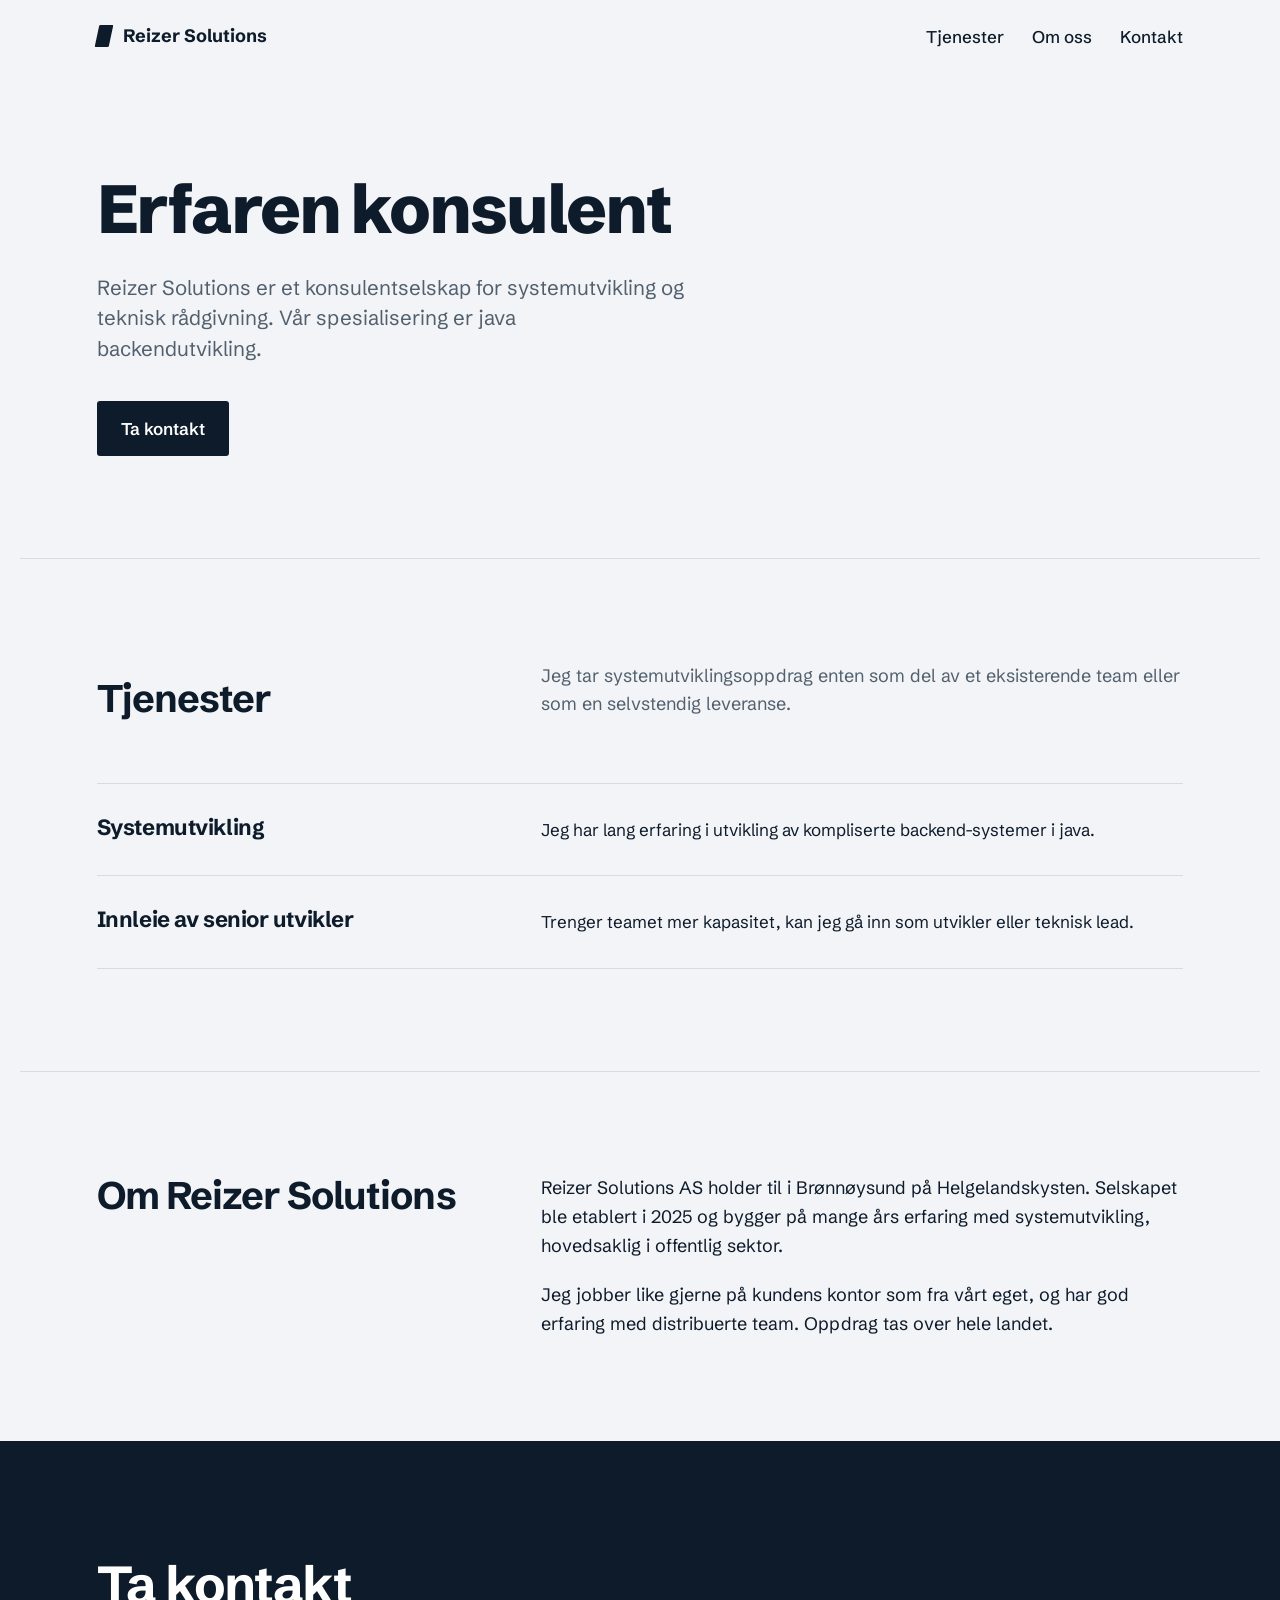
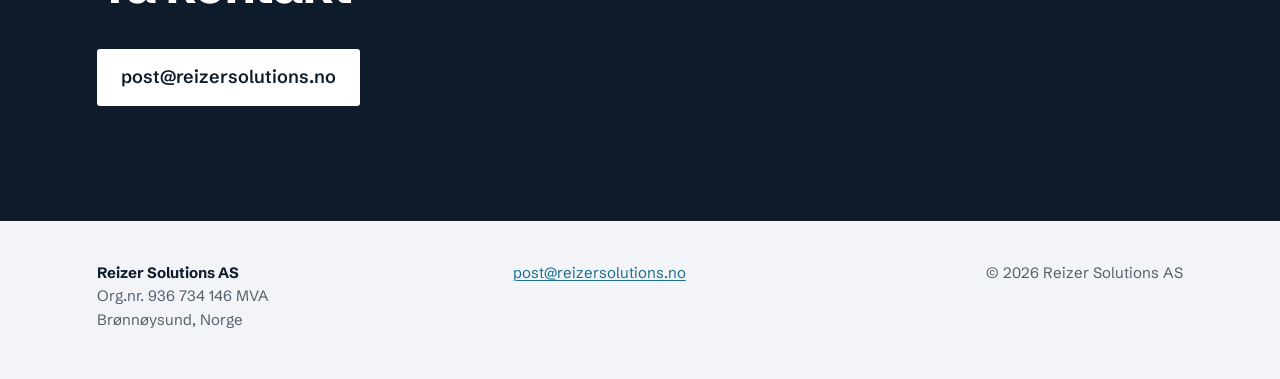
<file: index.html>
<!doctype html>
<html lang="nb">
<head>
  <meta charset="utf-8">
  <meta name="viewport" content="width=device-width, initial-scale=1">
  <title>Reizer Solutions AS – systemutvikling og IT-rådgivning</title>
  <meta name="description" content="Reizer Solutions AS leverer systemutvikling, arkitektur og teknisk rådgivning til norske virksomheter. Senior kompetanse fra Brønnøysund, tilgjengelig i hele landet.">
  <link rel="icon" href="favicon.svg" type="image/svg+xml">
  <link rel="canonical" href="https://reizersolutions.no/">
  <meta property="og:title" content="Reizer Solutions AS">
  <meta property="og:description" content="Systemutvikling, arkitektur og teknisk rådgivning for norske virksomheter.">
  <meta property="og:type" content="website">
  <meta property="og:url" content="https://reizersolutions.no/">
  <meta property="og:locale" content="nb_NO">
  <link rel="preconnect" href="https://fonts.googleapis.com">
  <link rel="preconnect" href="https://fonts.gstatic.com" crossorigin>
  <link href="https://fonts.googleapis.com/css2?family=Schibsted+Grotesk:ital,wght@0,400;0,500;0,700;0,800;1,400&display=swap" rel="stylesheet">
  <link rel="stylesheet" href="assets/styles.css">
  <script type="application/ld+json">
  {
    "@context": "https://schema.org",
    "@type": "ProfessionalService",
    "name": "Reizer Solutions AS",
    "url": "https://reizersolutions.no/",
    "vatID": "NO936734146MVA",
    "taxID": "936734146",
    "foundingDate": "2025-11-02",
    "address": {
      "@type": "PostalAddress",
      "addressLocality": "Brønnøysund",
      "postalCode": "8907",
      "addressCountry": "NO"
    },
    "areaServed": "NO",
    "description": "Systemutvikling, arkitektur og teknisk rådgivning for norske virksomheter."
  }
  </script>
</head>
<body>
  <a class="skip" href="#innhold">Hopp til innhold</a>

  <header class="topbar">
    <a class="brand" href="#" aria-label="Reizer Solutions, til toppen">
      <span class="brand-mark" aria-hidden="true"></span>
      <span class="brand-name">Reizer Solutions</span>
    </a>
    <nav aria-label="Hovedmeny">
      <a href="#tjenester">Tjenester</a>
      <a href="#om">Om oss</a>
      <a href="#kontakt">Kontakt</a>
    </nav>
  </header>

  <main id="innhold">

    <section class="hero">
      <div class="hero-text">
        <h1>Erfaren konsulent</h1>
        <p class="lead">Reizer Solutions er et konsulentselskap for systemutvikling og teknisk rådgivning. Vår spesialisering er java backendutvikling.</p>
        <div class="hero-actions">
          <a class="button" href="#kontakt">Ta kontakt</a>
        </div>
      </div>
    </section>

    <section class="section" id="tjenester">
      <div class="section-head">
        <h2>Tjenester</h2>
        <p>Jeg tar systemutviklingsoppdrag enten som del av et eksisterende team eller som en selvstendig leveranse.</p>
      </div>

      <div class="services">
        <article class="service">
          <h3>Systemutvikling</h3>
          <p>Jeg har lang erfaring i utvikling av kompliserte backend-systemer i java.</p>
        </article>
        <article class="service">
          <h3>Innleie av senior utvikler</h3>
          <p>Trenger teamet mer kapasitet, kan jeg gå inn som utvikler eller teknisk lead.</p>
        </article>
      </div>
    </section>

    <section class="section" id="om">
      <div class="about">
        <h2>Om Reizer Solutions</h2>
        <div class="about-text">
          <p>Reizer Solutions AS holder til i Brønnøysund på Helgelandskysten. Selskapet ble etablert i 2025 og bygger på mange års erfaring med systemutvikling, hovedsaklig i offentlig sektor.</p>
          <p>Jeg jobber like gjerne på kundens kontor som fra vårt eget, og har god erfaring med distribuerte team. Oppdrag tas over hele landet.</p>
        </div>
      </div>
    </section>

    <section class="contact" id="kontakt">
      <div class="contact-inner">
        <h2>Ta kontakt</h2>
        <a class="button button-light" href="mailto:post@reizersolutions.no">post@reizersolutions.no</a>
      </div>
    </section>

  </main>

  <footer class="footer">
    <div>
      <strong>Reizer Solutions AS</strong><br>
      Org.nr. 936 734 146 MVA<br>
      Brønnøysund, Norge
    </div>
    <div class="footer-links">
      <a href="mailto:post@reizersolutions.no">post@reizersolutions.no</a>
    </div>
    <div class="footer-meta">© <span id="year">2026</span> Reizer Solutions AS</div>
  </footer>

  <script>
    document.getElementById('year').textContent = new Date().getFullYear();
  </script>
</body>
</html>
</file>
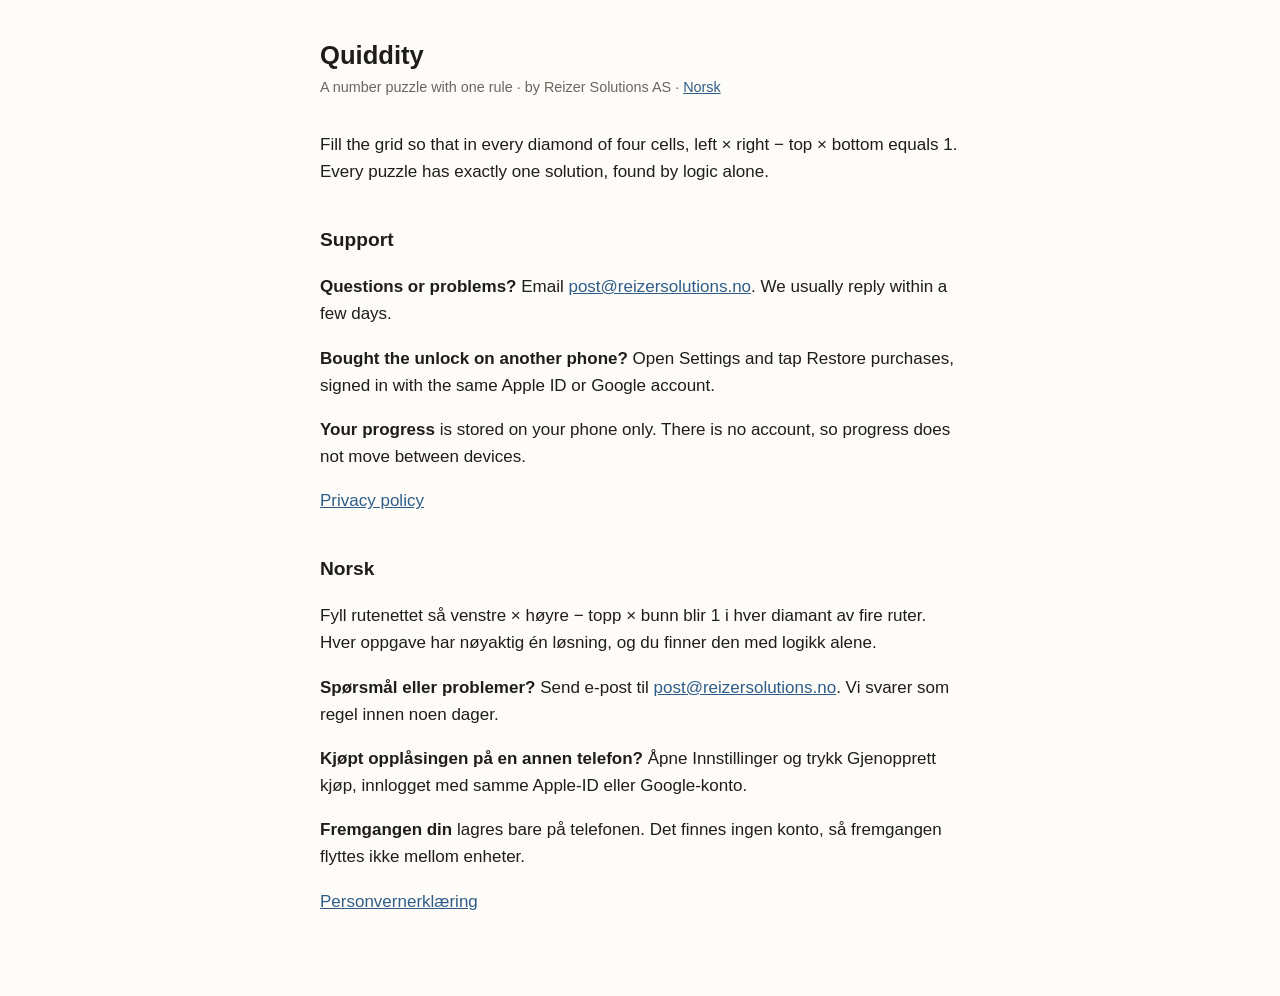
<file: quiddity/index.html>
<!doctype html>
<html lang="en">
<head>
<meta charset="utf-8">
<meta name="viewport" content="width=device-width, initial-scale=1">
<title>Quiddity support</title>
<style>
  :root { color-scheme: light dark; --bg: #fdfcf8; --fg: #1f1d1a; --muted: #6b665e; --link: #2f5d8a; }
  @media (prefers-color-scheme: dark) { :root { --bg: #17161a; --fg: #e9e6df; --muted: #a39e94; --link: #8db8e3; } }
  body { margin: 0; background: var(--bg); color: var(--fg);
    font: 17px/1.6 -apple-system, BlinkMacSystemFont, "Segoe UI", Roboto, sans-serif; }
  main { max-width: 40rem; margin: 0 auto; padding: 2.5rem 16px 4rem; }
  h1 { font-size: 1.6rem; line-height: 1.25; margin: 0 0 .25rem; }
  h2 { font-size: 1.2rem; margin: 2.5rem 0 .5rem; }
  .meta { color: var(--muted); font-size: .9rem; margin: 0 0 2rem; }
  a { color: var(--link); }
</style>
</head>
<body>
<main>
  <h1>Quiddity</h1>
  <p class="meta">A number puzzle with one rule · by Reizer Solutions AS · <a href="#nb" hreflang="nb">Norsk</a></p>
  <p>Fill the grid so that in every diamond of four cells, left × right − top × bottom equals 1. Every puzzle has exactly one solution, found by logic alone.</p>
  <h2>Support</h2>
  <p><strong>Questions or problems?</strong> Email <a href="mailto:post@reizersolutions.no">post@reizersolutions.no</a>. We usually reply within a few days.</p>
  <p><strong>Bought the unlock on another phone?</strong> Open Settings and tap Restore purchases, signed in with the same Apple ID or Google account.</p>
  <p><strong>Your progress</strong> is stored on your phone only. There is no account, so progress does not move between devices.</p>
  <p><a href="privacy_policy_en.html">Privacy policy</a></p>

  <h2 id="nb" lang="nb">Norsk</h2>
  <div lang="nb">
  <p>Fyll rutenettet så venstre × høyre − topp × bunn blir 1 i hver diamant av fire ruter. Hver oppgave har nøyaktig én løsning, og du finner den med logikk alene.</p>
  <p><strong>Spørsmål eller problemer?</strong> Send e-post til <a href="mailto:post@reizersolutions.no">post@reizersolutions.no</a>. Vi svarer som regel innen noen dager.</p>
  <p><strong>Kjøpt opplåsingen på en annen telefon?</strong> Åpne Innstillinger og trykk Gjenopprett kjøp, innlogget med samme Apple-ID eller Google-konto.</p>
  <p><strong>Fremgangen din</strong> lagres bare på telefonen. Det finnes ingen konto, så fremgangen flyttes ikke mellom enheter.</p>
  <p><a href="privacy_policy_nb.html">Personvernerklæring</a></p>
  </div>
</main>
</body>
</html>
</file>
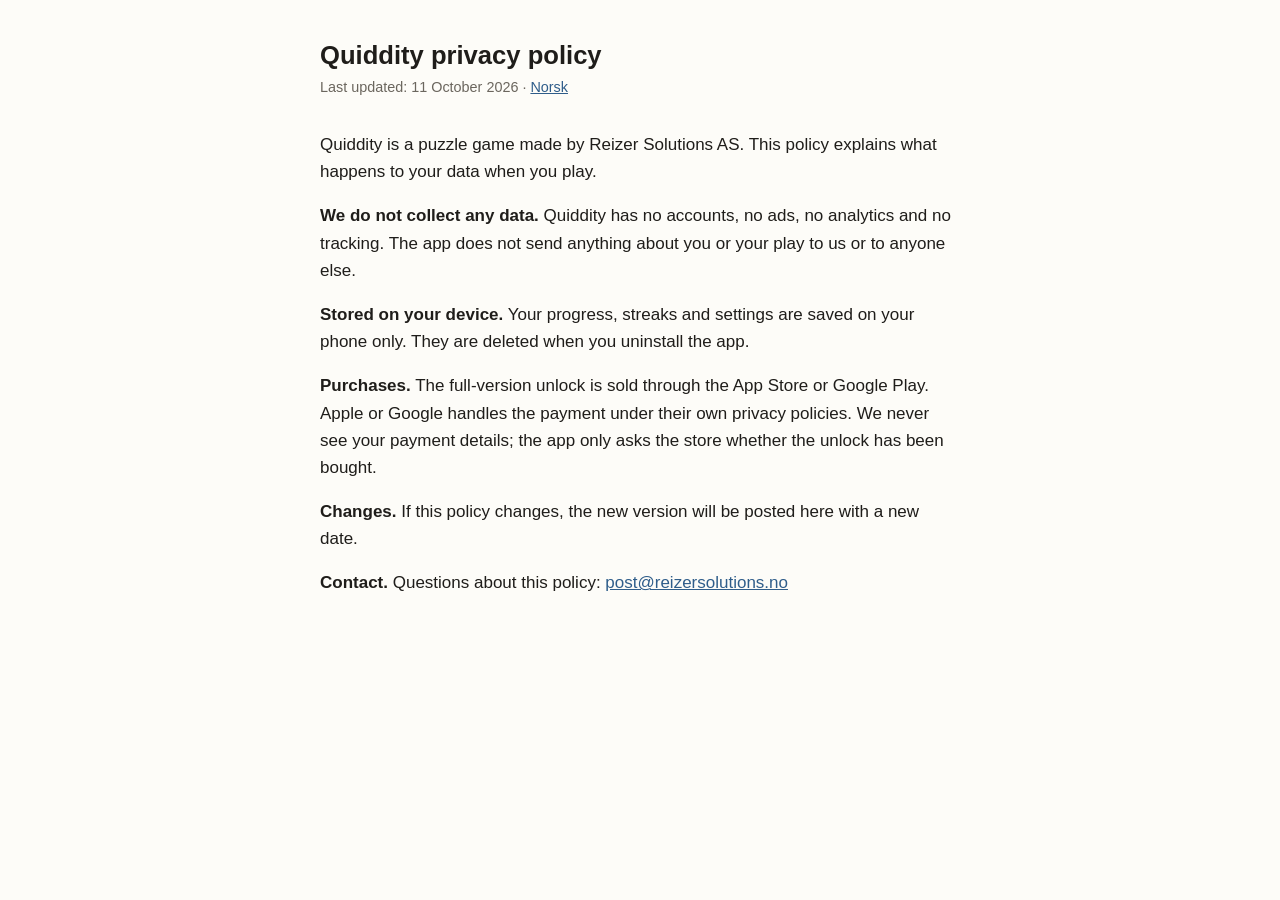
<file: quiddity/privacy_policy_en.html>
<!doctype html>
<html lang="en">
<head>
<meta charset="utf-8">
<meta name="viewport" content="width=device-width, initial-scale=1">
<title>Quiddity privacy policy</title>
<style>
  :root { color-scheme: light dark; --bg: #fdfcf8; --fg: #1f1d1a; --muted: #6b665e; --link: #2f5d8a; }
  @media (prefers-color-scheme: dark) { :root { --bg: #17161a; --fg: #e9e6df; --muted: #a39e94; --link: #8db8e3; } }
  body { margin: 0; background: var(--bg); color: var(--fg);
    font: 17px/1.6 -apple-system, BlinkMacSystemFont, "Segoe UI", Roboto, sans-serif; }
  main { max-width: 40rem; margin: 0 auto; padding: 2.5rem 16px 4rem; }
  h1 { font-size: 1.6rem; line-height: 1.25; margin: 0 0 .25rem; }
  .meta { color: var(--muted); font-size: .9rem; margin: 0 0 2rem; }
  a { color: var(--link); }
</style>
</head>
<body>
<main>
  <h1>Quiddity privacy policy</h1>
  <p class="meta">Last updated: 11 October 2026 · <a href="privacy_policy_nb.html" hreflang="nb">Norsk</a></p>
  <p>Quiddity is a puzzle game made by Reizer Solutions AS. This policy explains what happens to your data when you play.</p>
  <p><strong>We do not collect any data.</strong> Quiddity has no accounts, no ads, no analytics and no tracking. The app does not send anything about you or your play to us or to anyone else.</p>
  <p><strong>Stored on your device.</strong> Your progress, streaks and settings are saved on your phone only. They are deleted when you uninstall the app.</p>
  <p><strong>Purchases.</strong> The full-version unlock is sold through the App Store or Google Play. Apple or Google handles the payment under their own privacy policies. We never see your payment details; the app only asks the store whether the unlock has been bought.</p>
  <p><strong>Changes.</strong> If this policy changes, the new version will be posted here with a new date.</p>
  <p><strong>Contact.</strong> Questions about this policy: <a href="mailto:post@reizersolutions.no">post@reizersolutions.no</a></p>
</main>
</body>
</html>
</file>
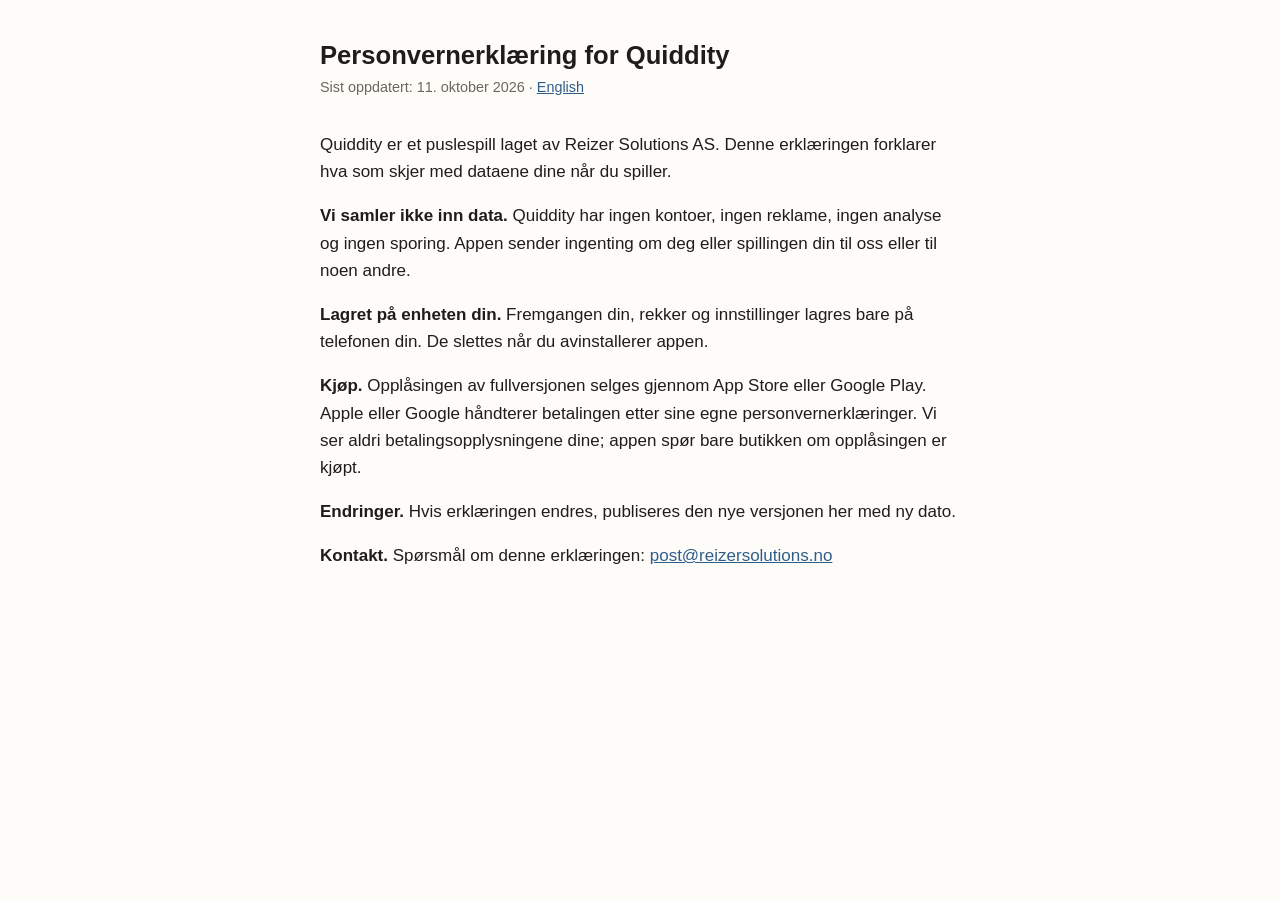
<file: quiddity/privacy_policy_nb.html>
<!doctype html>
<html lang="nb">
<head>
<meta charset="utf-8">
<meta name="viewport" content="width=device-width, initial-scale=1">
<title>Personvernerklæring for Quiddity</title>
<style>
  :root { color-scheme: light dark; --bg: #fdfcf8; --fg: #1f1d1a; --muted: #6b665e; --link: #2f5d8a; }
  @media (prefers-color-scheme: dark) { :root { --bg: #17161a; --fg: #e9e6df; --muted: #a39e94; --link: #8db8e3; } }
  body { margin: 0; background: var(--bg); color: var(--fg);
    font: 17px/1.6 -apple-system, BlinkMacSystemFont, "Segoe UI", Roboto, sans-serif; }
  main { max-width: 40rem; margin: 0 auto; padding: 2.5rem 16px 4rem; }
  h1 { font-size: 1.6rem; line-height: 1.25; margin: 0 0 .25rem; }
  .meta { color: var(--muted); font-size: .9rem; margin: 0 0 2rem; }
  a { color: var(--link); }
</style>
</head>
<body>
<main>
  <h1>Personvernerklæring for Quiddity</h1>
  <p class="meta">Sist oppdatert: 11. oktober 2026 · <a href="privacy_policy_en.html" hreflang="en">English</a></p>
  <p>Quiddity er et puslespill laget av Reizer Solutions AS. Denne erklæringen forklarer hva som skjer med dataene dine når du spiller.</p>
  <p><strong>Vi samler ikke inn data.</strong> Quiddity har ingen kontoer, ingen reklame, ingen analyse og ingen sporing. Appen sender ingenting om deg eller spillingen din til oss eller til noen andre.</p>
  <p><strong>Lagret på enheten din.</strong> Fremgangen din, rekker og innstillinger lagres bare på telefonen din. De slettes når du avinstallerer appen.</p>
  <p><strong>Kjøp.</strong> Opplåsingen av fullversjonen selges gjennom App Store eller Google Play. Apple eller Google håndterer betalingen etter sine egne personvernerklæringer. Vi ser aldri betalingsopplysningene dine; appen spør bare butikken om opplåsingen er kjøpt.</p>
  <p><strong>Endringer.</strong> Hvis erklæringen endres, publiseres den nye versjonen her med ny dato.</p>
  <p><strong>Kontakt.</strong> Spørsmål om denne erklæringen: <a href="mailto:post@reizersolutions.no">post@reizersolutions.no</a></p>
</main>
</body>
</html>
</file>
<file: assets/styles.css>
/* Reizer Solutions AS — stilark */

:root {
  --bg: #f2f4f7;
  --surface: #ffffff;
  --ink: #0e1b2b;
  --ink-soft: #52606e;
  --line: #d5dce3;
  --accent: #1c6e8c;
  --accent-ink: #145268;
  --panel: #0e1b2b;
  --panel-text: #e6ecf2;
  --panel-muted: #9fb0c0;

  --font: "Schibsted Grotesk", "Helvetica Neue", Arial, sans-serif;
  --measure: 62ch;
  --gutter: clamp(20px, 6vw, 96px);
  --max: 1240px;
}

* { box-sizing: border-box; }

html {
  scroll-behavior: smooth;
  -webkit-text-size-adjust: 100%;
}

@media (prefers-reduced-motion: reduce) {
  html { scroll-behavior: auto; }
}

body {
  margin: 0;
  background: var(--bg);
  color: var(--ink);
  font-family: var(--font);
  font-size: 1.0625rem;
  line-height: 1.6;
  font-feature-settings: "kern", "liga";
  text-rendering: optimizeLegibility;
}

h1, h2, h3 { margin: 0; line-height: 1.1; font-weight: 700; letter-spacing: -0.015em; }
p { margin: 0; }
a { color: var(--accent); text-decoration-thickness: 1px; text-underline-offset: 0.15em; }
a:hover { color: var(--accent-ink); }
a:focus-visible, button:focus-visible {
  outline: 3px solid var(--accent);
  outline-offset: 3px;
  border-radius: 2px;
}

.skip {
  position: absolute;
  left: 8px;
  top: -60px;
  padding: 8px 12px;
  background: var(--ink);
  color: #fff;
  z-index: 10;
}
.skip:focus { top: 8px; }

/* Topp */

.topbar {
  display: flex;
  align-items: center;
  justify-content: space-between;
  gap: 24px;
  padding: 22px var(--gutter);
  max-width: var(--max);
  margin: 0 auto;
}

.brand {
  display: inline-flex;
  align-items: center;
  gap: 12px;
  color: var(--ink);
  text-decoration: none;
  font-weight: 700;
  font-size: 1.125rem;
}
.brand-mark {
  width: 14px;
  height: 22px;
  background: var(--ink);
  border-radius: 1px;
  transform: skewX(-12deg);
}

.topbar nav { display: flex; gap: 28px; }
.topbar nav a {
  color: var(--ink);
  text-decoration: none;
  font-weight: 500;
}
.topbar nav a:hover { text-decoration: underline; }

/* Hero */

.hero {
  max-width: var(--max);
  margin: 0 auto;
  padding: clamp(40px, 8vw, 112px) var(--gutter) clamp(56px, 8vw, 112px);
  display: grid;
  grid-template-columns: minmax(0, 7fr) minmax(300px, 5fr);
  gap: clamp(32px, 6vw, 96px);
  align-items: start;
}

.hero h1 {
  font-size: clamp(2.25rem, 5.4vw, 4.25rem);
  font-weight: 800;
  letter-spacing: -0.03em;
  line-height: 1.02;
  max-width: 16ch;
}

.lead {
  margin-top: 28px;
  font-size: clamp(1.125rem, 1.6vw, 1.3125rem);
  line-height: 1.5;
  color: var(--ink-soft);
  max-width: 52ch;
}

.hero-actions {
  margin-top: 36px;
  display: flex;
  flex-wrap: wrap;
  align-items: center;
  gap: 16px 28px;
}

.button {
  display: inline-block;
  padding: 14px 24px;
  background: var(--ink);
  color: #fff;
  text-decoration: none;
  font-weight: 600;
  border-radius: 3px;
  transition: background-color 120ms ease;
}
.button:hover { background: var(--accent-ink); color: #fff; }
.button-light { background: #fff; color: var(--ink); }
.button-light:hover { background: var(--panel-text); color: var(--ink); }

.textlink { font-weight: 500; }

/* Foretaksopplysninger */

.register {
  background: var(--surface);
  border: 1px solid var(--line);
  border-top: 3px solid var(--ink);
  padding: 24px 28px 20px;
  font-size: 0.9375rem;
  line-height: 1.45;
}
.register h2 {
  font-size: 0.9375rem;
  font-weight: 700;
  letter-spacing: 0;
  padding-bottom: 14px;
  border-bottom: 1px solid var(--line);
}
.register dl { margin: 0; }
.register dl > div {
  display: grid;
  grid-template-columns: 1fr;
  gap: 2px;
  padding: 10px 0;
  border-bottom: 1px solid var(--line);
}
.register dl > div:last-child { border-bottom: 0; }
.register dt { color: var(--ink-soft); font-size: 0.8125rem; }
.register dd { margin: 0; font-weight: 500; font-size: 1rem; }
.register-source {
  margin-top: 12px;
  padding-top: 12px;
  border-top: 1px solid var(--line);
  font-size: 0.8125rem;
  color: var(--ink-soft);
}

/* Seksjoner */

.section {
  max-width: var(--max);
  margin: 0 auto;
  padding: clamp(56px, 8vw, 112px) var(--gutter);
  border-top: 1px solid var(--line);
}
.section-tight { padding-top: clamp(48px, 6vw, 88px); padding-bottom: clamp(48px, 6vw, 88px); }

.section-head {
  display: grid;
  grid-template-columns: minmax(0, 4fr) minmax(0, 7fr);
  gap: 24px clamp(32px, 6vw, 96px);
  margin-bottom: clamp(36px, 5vw, 64px);
  align-items: end;
}
.section-head h2 {
  font-size: clamp(1.75rem, 3vw, 2.5rem);
  letter-spacing: -0.025em;
}
.section-head p {
  color: var(--ink-soft);
  max-width: var(--measure);
  font-size: 1.125rem;
}

/* Tjenester: to spalter, navn til venstre, beskrivelse til høyre */

.services { display: grid; gap: 0; }
.service {
  display: grid;
  grid-template-columns: minmax(0, 4fr) minmax(0, 7fr);
  gap: 12px clamp(32px, 6vw, 96px);
  padding: 32px 0;
  border-top: 1px solid var(--line);
}
.service:last-child { border-bottom: 1px solid var(--line); }
.service h3 { font-size: 1.375rem; letter-spacing: -0.02em; }
.service p { max-width: var(--measure); }

/* Arbeidsmåte */

.principles {
  display: grid;
  grid-template-columns: repeat(3, minmax(0, 1fr));
  gap: clamp(28px, 4vw, 56px);
}
.principle h3 {
  font-size: 1.25rem;
  line-height: 1.25;
  letter-spacing: -0.015em;
  max-width: 20ch;
}
.principle p { margin-top: 14px; color: var(--ink-soft); max-width: 38ch; }

/* Om */

.about {
  display: grid;
  grid-template-columns: minmax(0, 4fr) minmax(0, 7fr);
  gap: 24px clamp(32px, 6vw, 96px);
  align-items: start;
}
.about h2 {
  font-size: clamp(1.75rem, 3vw, 2.5rem);
  letter-spacing: -0.025em;
}
.about-text { max-width: var(--measure); font-size: 1.125rem; }
.about-text p + p { margin-top: 20px; }

/* Kontakt */

.contact {
  background: var(--panel);
  color: var(--panel-text);
}
.contact-inner {
  max-width: var(--max);
  margin: 0 auto;
  padding: clamp(64px, 9vw, 128px) var(--gutter);
}
.contact h2 {
  font-size: clamp(2rem, 4.2vw, 3.25rem);
  letter-spacing: -0.03em;
  max-width: 18ch;
  color: #fff;
}
.contact p {
  margin-top: 24px;
  max-width: 54ch;
  font-size: 1.125rem;
  color: var(--panel-muted);
}
.contact .button { margin-top: 36px; font-size: 1.125rem; }

/* Bunn */

.footer {
  max-width: var(--max);
  margin: 0 auto;
  padding: 40px var(--gutter) 48px;
  display: grid;
  grid-template-columns: minmax(0, 4fr) minmax(0, 4fr) minmax(0, 3fr);
  gap: 24px clamp(32px, 6vw, 96px);
  font-size: 0.9375rem;
  color: var(--ink-soft);
  line-height: 1.55;
}
.footer strong { color: var(--ink); }
.footer-links { display: flex; flex-direction: column; gap: 6px; align-items: flex-start; }
.footer-meta { text-align: right; }

/* Mindre skjermer */

@media (max-width: 900px) {
  .hero { grid-template-columns: 1fr; }
  .register { max-width: 560px; }
  .principles { grid-template-columns: 1fr; }
  .principle h3, .principle p { max-width: var(--measure); }
  .footer { grid-template-columns: 1fr; }
  .footer-meta { text-align: left; }
}

@media (max-width: 640px) {
  .topbar { flex-direction: column; align-items: flex-start; gap: 14px; }
  .topbar nav { gap: 18px; flex-wrap: wrap; }
  .section-head,
  .service,
  .about { grid-template-columns: 1fr; }
  .register { padding: 20px 20px 16px; }
  .hero h1 { max-width: none; }
}
</file>
